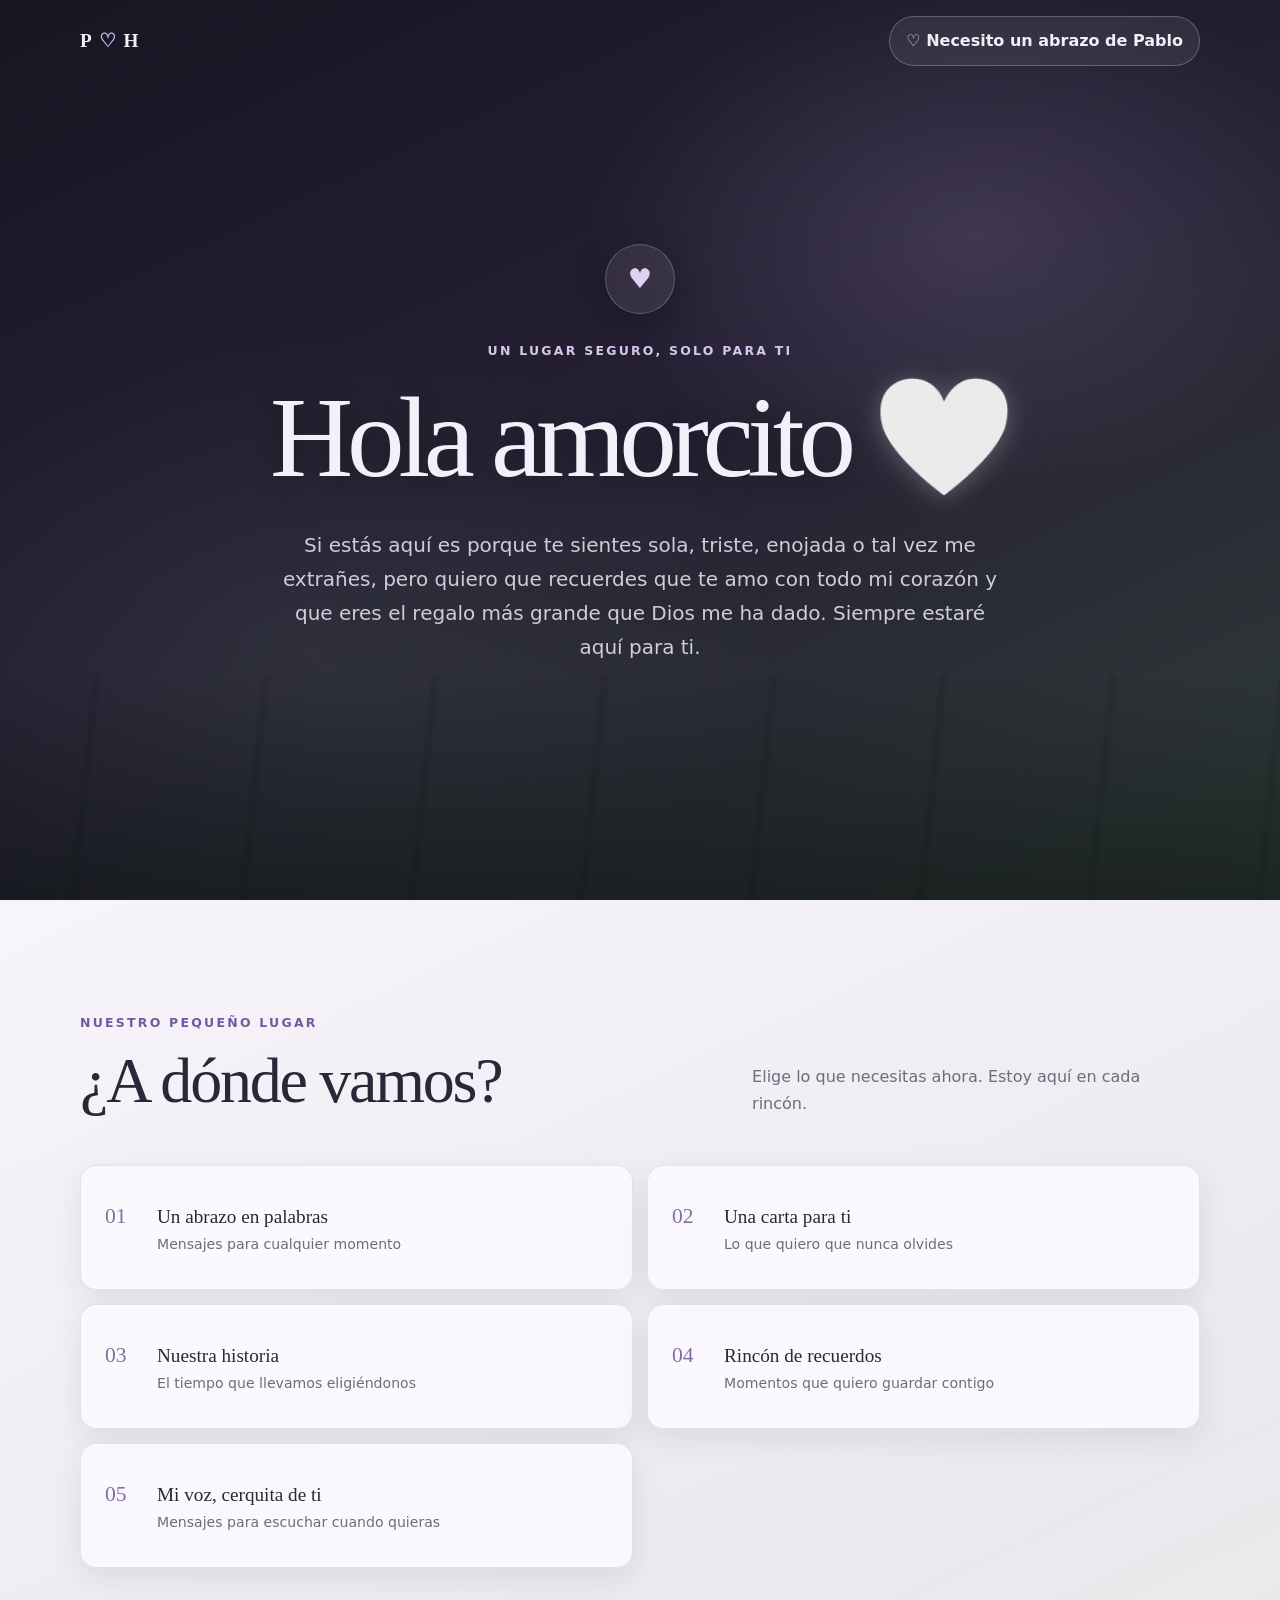
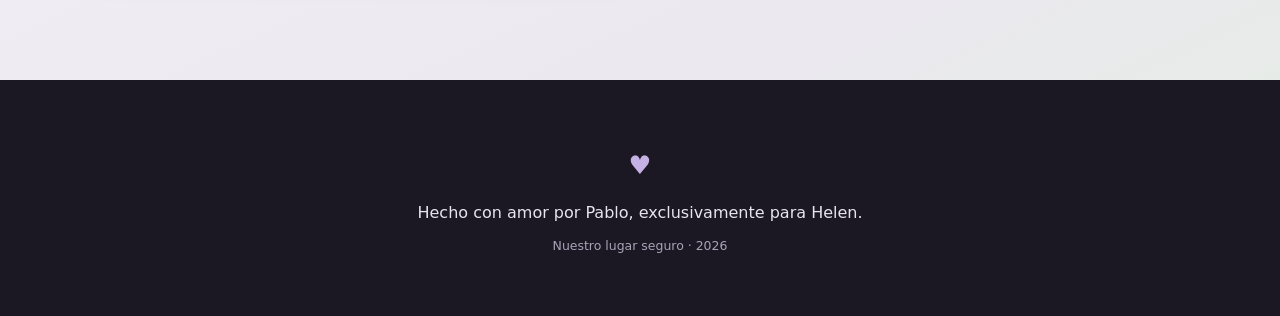
<file: index.html>
<!DOCTYPE html>
<html lang="es">
<head>
  <meta charset="UTF-8">
  <meta name="viewport" content="width=device-width, initial-scale=1.0">
  <meta name="description" content="Un rincón privado de Pablo para Helen, creado con amor.">
  <meta name="theme-color" content="#7d4054">
  <title>Para Helen, con amor ❤️</title>
  <link rel="stylesheet" href="styles.css">
</head>
<body>
  <header class="hero" id="inicio">
    <nav class="nav container" aria-label="Navegación principal">
      <a class="brand" href="index.html" aria-label="Ir al inicio">P <span>♡</span> H</a>
      <button class="nav-comfort" id="hug-button" type="button"><span aria-hidden="true">♡</span> Necesito un abrazo de Pablo</button>
    </nav>

    <div class="hero-content container">
      <button class="heart-seal secret-trigger" id="heart-seal" type="button" aria-label="Corazón de Pablo para Helen" title="Este corazón guarda secretos">♥</button>
      <p class="eyebrow">Un lugar seguro, solo para ti</p>
      <h1>Hola amorcito <span aria-hidden="true">❤️</span></h1>
      <p class="hero-text">
        Si estás aquí es porque te sientes sola, triste, enojada o tal vez me extrañes, pero quiero que recuerdes que te amo con todo mi corazón y que eres el regalo más grande que Dios me ha dado. Siempre estaré aquí para ti.
      </p>
    </div>
  </header>

  <main class="home-main">
    <section class="section home-hub" aria-labelledby="hub-title">
      <div class="container">
        <div class="section-heading">
          <div>
            <p class="eyebrow">Nuestro pequeño lugar</p>
            <h2 id="hub-title">¿A dónde vamos?</h2>
          </div>
          <p>Elige lo que necesitas ahora. Estoy aquí en cada rincón.</p>
        </div>
        <nav class="destination-grid" aria-label="Páginas para Helen">
          <a class="destination-link" href="mensajes.html"><span>01</span><strong>Un abrazo en palabras</strong><small>Mensajes para cualquier momento</small></a>
          <a class="destination-link" href="carta.html"><span>02</span><strong>Una carta para ti</strong><small>Lo que quiero que nunca olvides</small></a>
          <a class="destination-link" href="historia.html"><span>03</span><strong>Nuestra historia</strong><small>El tiempo que llevamos eligiéndonos</small></a>
          <a class="destination-link" href="recuerdos.html"><span>04</span><strong>Rincón de recuerdos</strong><small>Momentos que quiero guardar contigo</small></a>
          <a class="destination-link" href="audio.html"><span>05</span><strong>Mi voz, cerquita de ti</strong><small>Mensajes para escuchar cuando quieras</small></a>
        </nav>
      </div>
    </section>
  </main>

  <footer class="footer">
    <div class="container center">
      <button class="footer-heart" id="footer-heart" type="button" aria-label="Corazón secreto del pie de página">♥</button>
      <p>Hecho con amor por Pablo, exclusivamente para Helen.</p>
      <p class="footer-small">Nuestro lugar seguro · <span id="current-year"></span></p>
    </div>
  </footer>

  <div class="modal" id="comfort-modal" role="dialog" aria-modal="true" aria-labelledby="modal-title" hidden>
    <div class="modal-backdrop" data-close-modal></div>
    <div class="modal-content">
      <button class="modal-close" type="button" data-close-modal aria-label="Cerrar ventana">×</button>
      <div class="modal-heart" aria-hidden="true">♥</div>
      <h2 id="modal-title">Helen, ven aquí un momento</h2>
      <p id="modal-message">Cierra los ojos y respira conmigo. Imagina mis brazos alrededor de ti y mi voz diciéndote: estoy aquí, te amo y no tienes que pasar por esto sola. En cuanto pueda, volveré contigo.</p>
      <button class="btn btn-primary" type="button" data-close-modal>Me quedo con este abrazo</button>
    </div>
  </div>

  <div class="toast" id="secret-toast" role="status" aria-live="polite" aria-atomic="true">
    <span aria-hidden="true">♥</span>
    <p id="secret-message"></p>
  </div>

  <script src="script.js" defer></script>
</body>
</html>
</file>
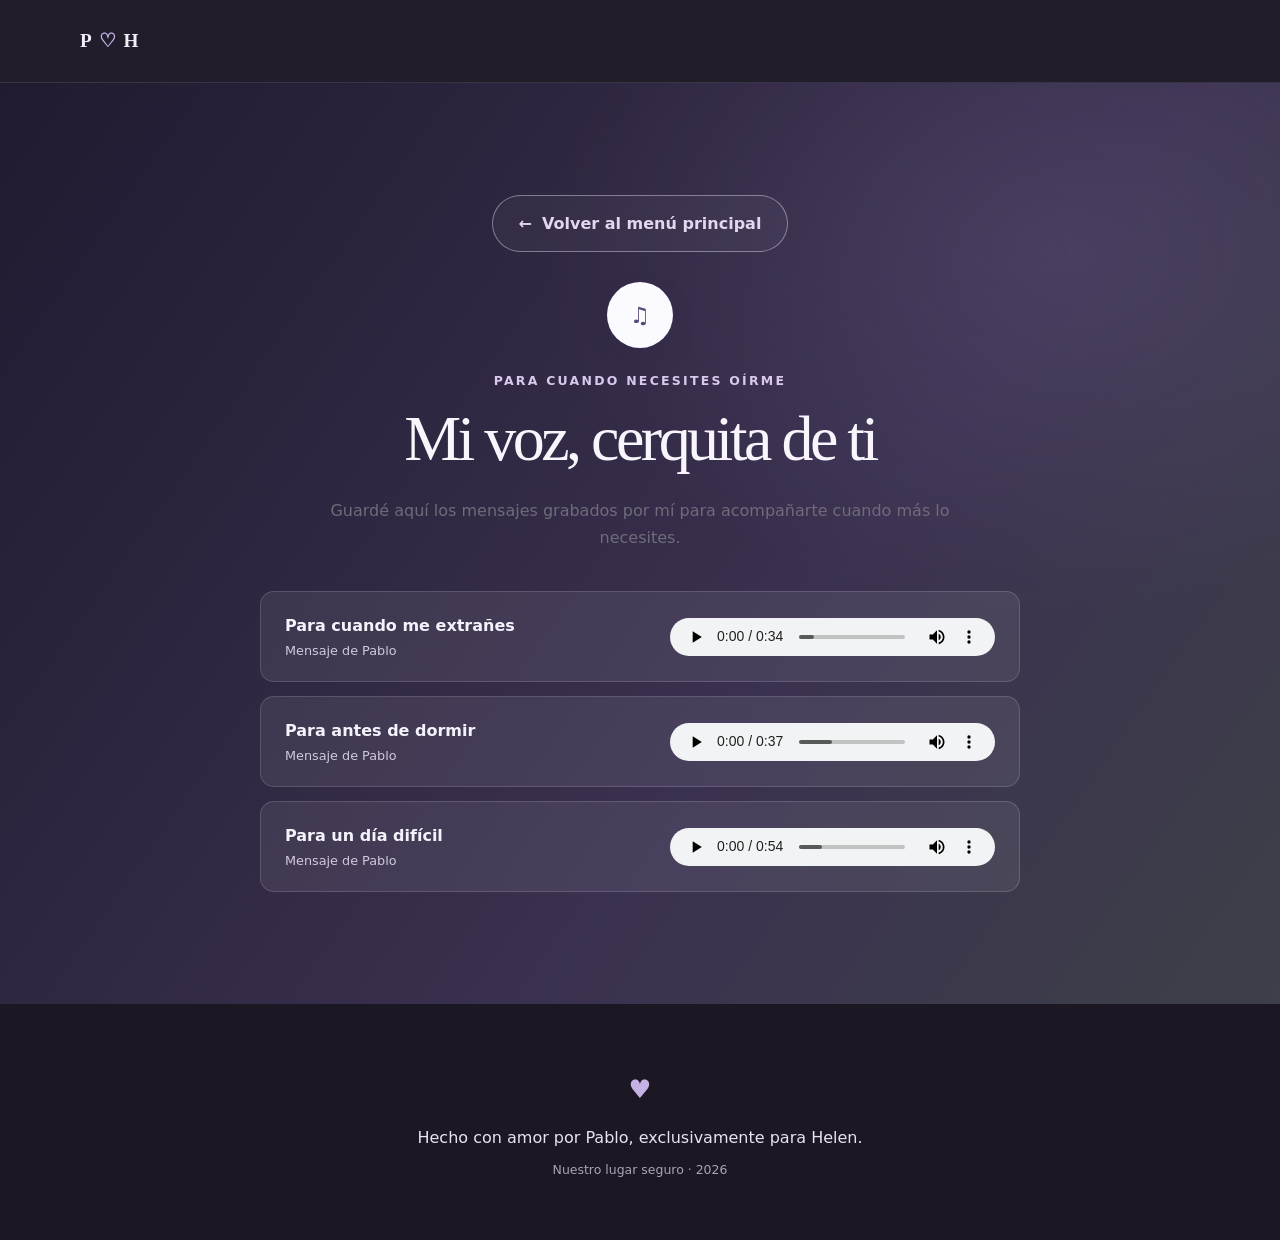
<file: audio.html>
<!DOCTYPE html>
<html lang="es">
<head>
  <meta charset="UTF-8">
  <meta name="viewport" content="width=device-width, initial-scale=1.0">
  <meta name="theme-color" content="#7d4054">
  <title>Mi voz, cerquita de ti | Para Helen</title>
  <link rel="stylesheet" href="styles.css">
</head>
<body>
  <header class="site-header"><nav class="nav container" aria-label="Navegación principal"><a class="brand" href="index.html" aria-label="Ir al inicio">P <span>♡</span> H</a></nav></header>
  <main>
    <section class="section audio-section" aria-labelledby="audio-title">
      <div class="container narrow center">
        <a class="btn btn-outline return-home" href="index.html"><span aria-hidden="true">←</span> Volver al menú principal</a>
        <button class="audio-icon" id="audio-icon" type="button" aria-label="Escuchar un mensaje secreto">♫</button>
        <p class="eyebrow">Para cuando necesites oírme</p>
        <h1 class="page-title" id="audio-title">Mi voz, cerquita de ti</h1>
        <p>Guardé aquí los mensajes grabados por mí para acompañarte cuando más lo necesites.</p>
        <div class="audio-list">
          <div class="audio-card"><div><strong>Para cuando me extrañes</strong><span>Mensaje de Pablo</span><small class="audio-fallback">Grabación pendiente</small></div><audio controls preload="metadata" hidden><source data-src="audio/para-cuando-me-extranes.wav" type="audio/wav">Tu navegador no puede reproducir este audio.</audio></div>
          <div class="audio-card"><div><strong>Para antes de dormir</strong><span>Mensaje de Pablo</span><small class="audio-fallback">Grabación pendiente</small></div><audio controls preload="metadata" hidden><source data-src="audio/antes-de-dormir.wav" type="audio/wav">Tu navegador no puede reproducir este audio.</audio></div>
          <div class="audio-card"><div><strong>Para un día difícil</strong><span>Mensaje de Pablo</span><small class="audio-fallback">Grabación pendiente</small></div><audio controls preload="metadata" hidden><source data-src="audio/dia-dificil.wav" type="audio/wav">Tu navegador no puede reproducir este audio.</audio></div>
        </div>
      </div>
    </section>
  </main>
  <footer class="footer"><div class="container center"><button class="footer-heart" id="footer-heart" type="button" aria-label="Corazón secreto del pie de página">♥</button><p>Hecho con amor por Pablo, exclusivamente para Helen.</p><p class="footer-small">Nuestro lugar seguro · <span id="current-year"></span></p></div></footer>
  <div class="modal" id="comfort-modal" role="dialog" aria-modal="true" aria-labelledby="modal-title" hidden><div class="modal-backdrop" data-close-modal></div><div class="modal-content"><button class="modal-close" type="button" data-close-modal aria-label="Cerrar ventana">×</button><div class="modal-heart" aria-hidden="true">♥</div><h2 id="modal-title">Helen, ven aquí un momento</h2><p id="modal-message">Cierra los ojos y respira conmigo. Imagina mis brazos alrededor de ti y mi voz diciéndote: estoy aquí, te amo y no tienes que pasar por esto sola. En cuanto pueda, volveré contigo.</p><button class="btn btn-primary" type="button" data-close-modal>Me quedo con este abrazo</button></div></div>
  <div class="toast" id="secret-toast" role="status" aria-live="polite" aria-atomic="true"><span aria-hidden="true">♥</span><p id="secret-message"></p></div>
  <script src="script.js" defer></script>
</body>
</html>
</file>
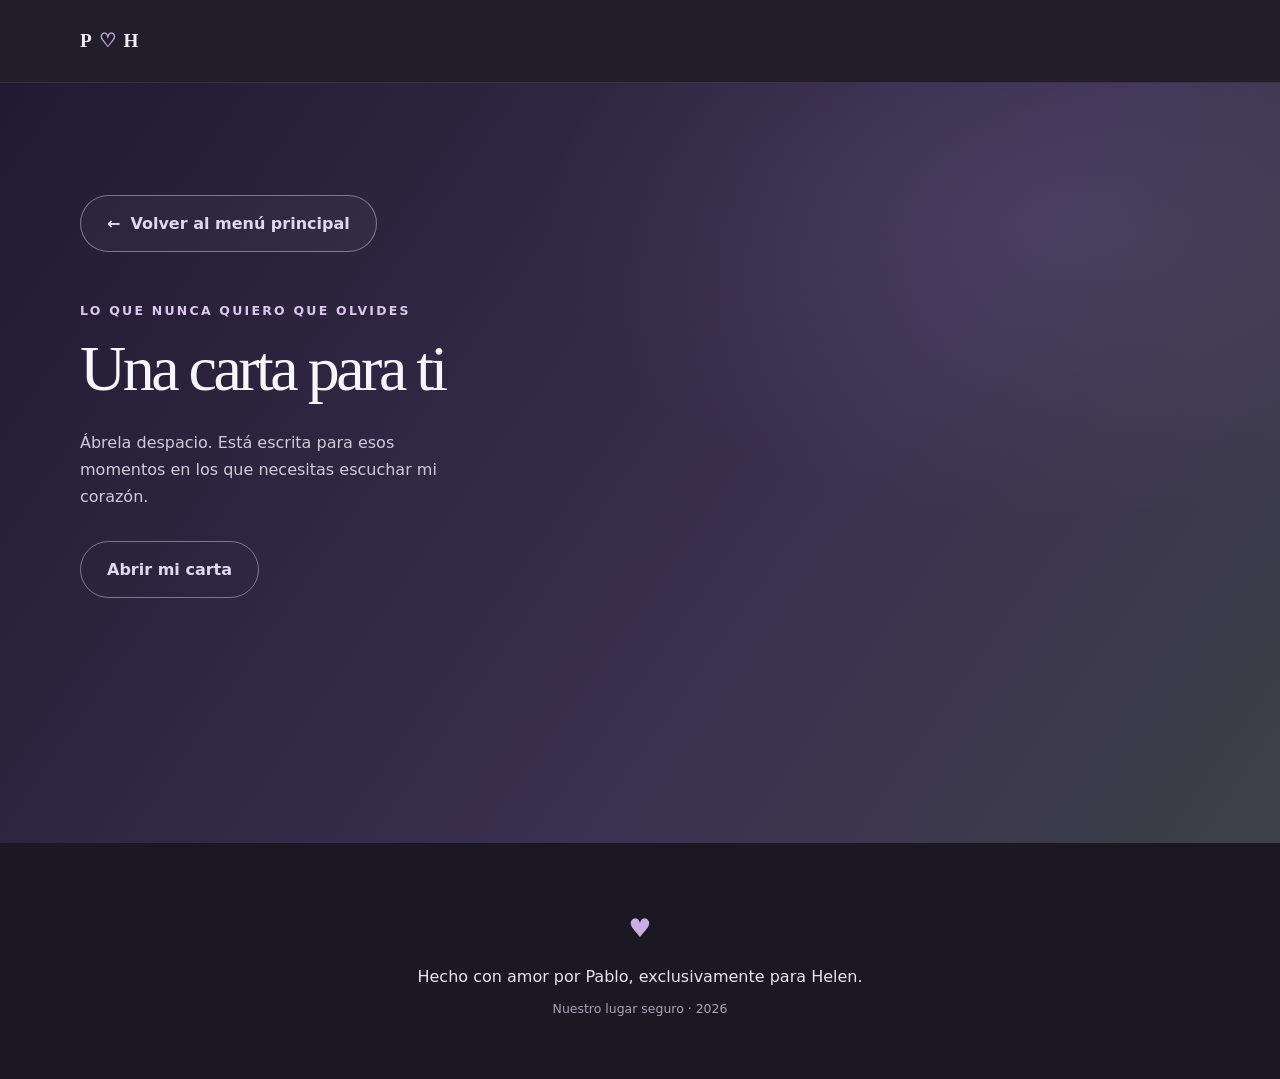
<file: carta.html>
<!DOCTYPE html>
<html lang="es">
<head>
  <meta charset="UTF-8">
  <meta name="viewport" content="width=device-width, initial-scale=1.0">
  <meta name="theme-color" content="#7d4054">
  <title>Una carta para Helen | Para Helen</title>
  <link rel="stylesheet" href="styles.css">
</head>
<body>
  <header class="site-header"><nav class="nav container" aria-label="Navegación principal"><a class="brand" href="index.html" aria-label="Ir al inicio">P <span>♡</span> H</a></nav></header>
  <main>
    <section class="section letter-section" aria-labelledby="letter-title">
      <div class="container">
        <a class="btn btn-outline return-home" href="index.html"><span aria-hidden="true">←</span> Volver al menú principal</a>
        <div class="letter-wrap">
          <div class="letter-intro">
            <p class="eyebrow">Lo que nunca quiero que olvides</p>
            <h1 class="page-title" id="letter-title">Una carta para ti</h1>
            <p>Ábrela despacio. Está escrita para esos momentos en los que necesitas escuchar mi corazón.</p>
            <button class="btn btn-outline" id="open-letter-button" type="button" aria-expanded="false" aria-controls="letter-heart-gate letter-content">Abrir mi carta</button>
          </div>
          <div class="letter-heart-gate" id="letter-heart-gate" aria-labelledby="heart-instruction" hidden>
            <p class="heart-instruction" id="heart-instruction">Presiona varias veces el corazón para abrir tu carta.</p>
            <button class="letter-open-heart" id="letter-open-heart" type="button" aria-label="Presiona el corazón cinco veces para abrir la carta" aria-describedby="heart-instruction heart-progress">♥</button>
            <p class="heart-progress" id="heart-progress" role="status" aria-live="polite">0 de 5 pulsaciones</p>
          </div>
          <article class="letter-paper" id="letter-content" hidden>
            <p class="letter-date">Para mi niña preciosa:</p>
            <p>Si estás leyendo esto es porque seguramente te sientes sola, quiero que sepas que esto que estoy escribiendo no es solo cuándo estés triste, sino también cuándo estés enojada, feliz o ansiosa.</p>
            <p>Sé que he cometido muchos errores, he llegado a pensar que no merezco estar en tu vida, sin embargo tú sigues acá. Eso me hace pensar en que debo ser mejor cada día, pero no logro entender porque siempre lo arruino.</p>
            <p>Aún así quiero que sepas que no hay mujer con la que quiera pasar el resto de mi vida más que contigo, estoy feliz hasta donde hemos llegado, y le pido a Dios en que me ayude a ser un buen hombre para tí.</p>
            <p>Eres lo que siempre quise y necesité, eres mi complemento y mi media naranja, quiero pasar el resto de mi vida contigo y que podamos cumplir todas nuestros sueños y metas juntos.</p>
            <p>Estoy orgulloso de la mujer que eres y de la mujer que tengo a mi lado, eres increíble, amable, fuerte, valiente, decidida y tienes una sonrisa que me encanta, amo la manera en que somos, cuándo entendemos nuestros propios chistes y la manera en la que nos apoyamos mutuamente.</p>
            <p>Gracias por elegirme, por compartir tu vida conmigo y por hacerme sonreír como al principio. Quiero seguir construyendo recuerdos contigo, esta pagina solo es un recordatorio de lo que siento por tí, pero siempre quiero estar contigo en todo momento.</p>
            <p class="letter-closing">Te amo más de lo que una página puede explicar.<br><strong>Con cariño, tu hermoso novio.</strong></p>
            <button class="tiny-heart" id="letter-heart" type="button" aria-label="Pequeño corazón secreto">♥</button>
          </article>
        </div>
      </div>
    </section>
  </main>
  <footer class="footer"><div class="container center"><button class="footer-heart" id="footer-heart" type="button" aria-label="Corazón secreto del pie de página">♥</button><p>Hecho con amor por Pablo, exclusivamente para Helen.</p><p class="footer-small">Nuestro lugar seguro · <span id="current-year"></span></p></div></footer>
  <div class="modal" id="comfort-modal" role="dialog" aria-modal="true" aria-labelledby="modal-title" hidden><div class="modal-backdrop" data-close-modal></div><div class="modal-content"><button class="modal-close" type="button" data-close-modal aria-label="Cerrar ventana">×</button><div class="modal-heart" aria-hidden="true">♥</div><h2 id="modal-title">Helen, ven aquí un momento</h2><p id="modal-message">Cierra los ojos y respira conmigo. Imagina mis brazos alrededor de ti y mi voz diciéndote: estoy aquí, te amo y no tienes que pasar por esto sola. En cuanto pueda, volveré contigo.</p><button class="btn btn-primary" type="button" data-close-modal>Me quedo con este abrazo</button></div></div>
  <div class="toast" id="secret-toast" role="status" aria-live="polite" aria-atomic="true"><span aria-hidden="true">♥</span><p id="secret-message"></p></div>
  <script src="script.js" defer></script>
</body>
</html>
</file>
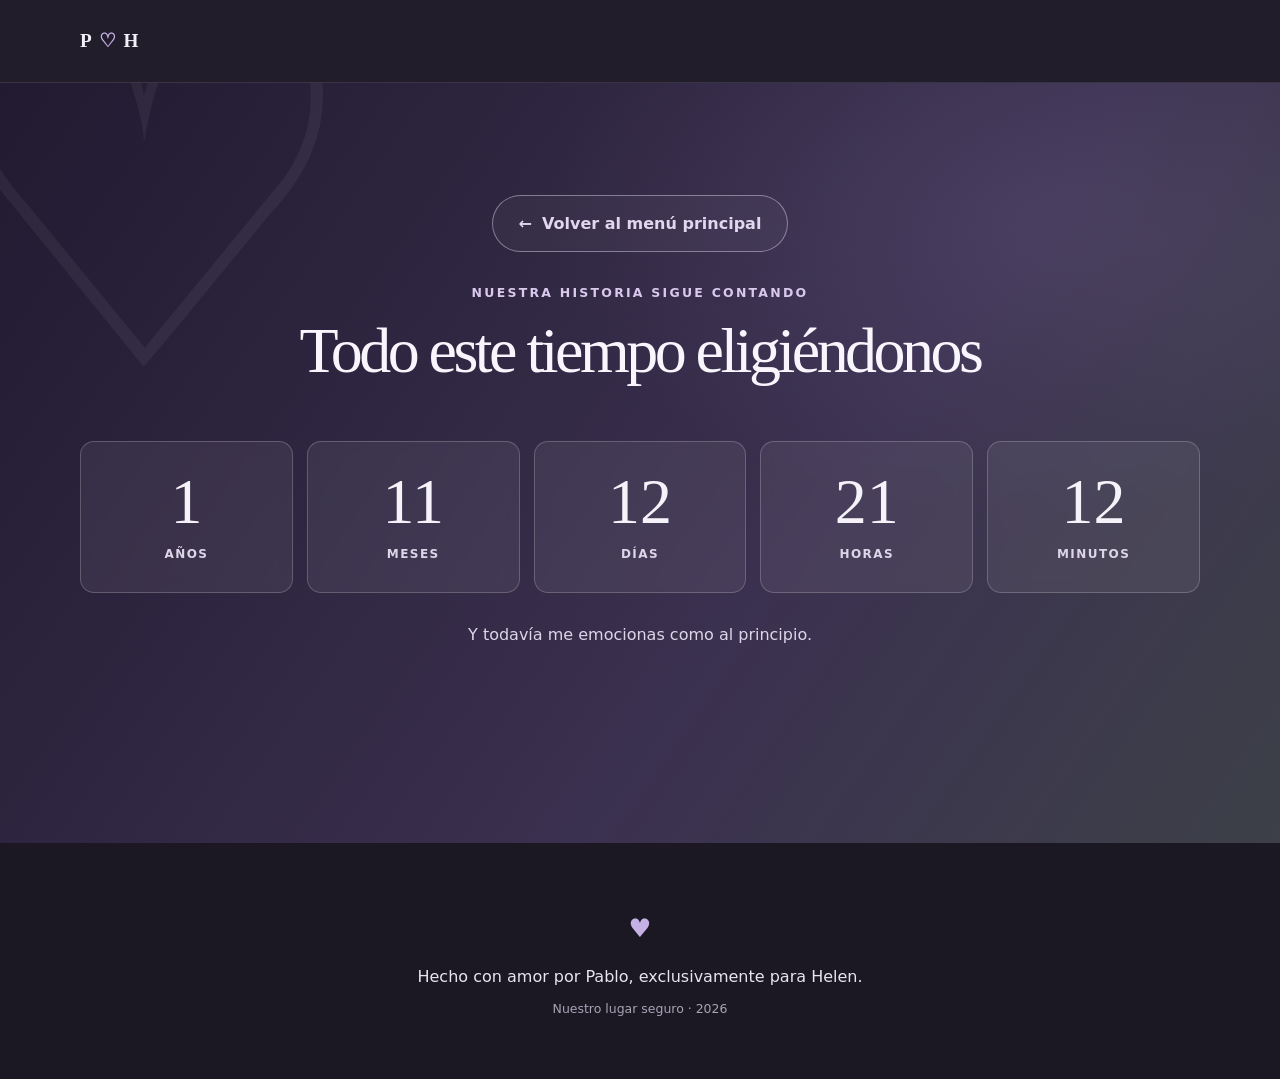
<file: historia.html>
<!DOCTYPE html>
<html lang="es">
<head>
  <meta charset="UTF-8">
  <meta name="viewport" content="width=device-width, initial-scale=1.0">
  <meta name="theme-color" content="#7d4054">
  <title>Nuestra historia | Para Helen</title>
  <link rel="stylesheet" href="styles.css">
</head>
<body>
  <header class="site-header"><nav class="nav container" aria-label="Navegación principal"><a class="brand" href="index.html" aria-label="Ir al inicio">P <span>♡</span> H</a></nav></header>
  <main>
    <section class="section time-section" aria-labelledby="time-title">
      <div class="container center">
        <a class="btn btn-outline return-home" href="index.html"><span aria-hidden="true">←</span> Volver al menú principal</a>
        <p class="eyebrow light">Nuestra historia sigue contando</p>
        <h1 class="page-title" id="time-title">Todo este tiempo eligiéndonos</h1>
        <div class="counter" id="relationship-counter" aria-live="polite">
          <div class="counter-item"><strong id="years">0</strong><span>Años</span></div>
          <div class="counter-item"><strong id="months">0</strong><span>Meses</span></div>
          <div class="counter-item"><strong id="days">0</strong><span>Días</span></div>
          <div class="counter-item"><strong id="hours">0</strong><span>Horas</span></div>
          <div class="counter-item"><strong id="minutes">0</strong><span>Minutos</span></div>
        </div>
        <p class="time-note">Y todavía me emocionas como al principio.</p>
      </div>
    </section>
  </main>
  <footer class="footer"><div class="container center"><button class="footer-heart" id="footer-heart" type="button" aria-label="Corazón secreto del pie de página">♥</button><p>Hecho con amor por Pablo, exclusivamente para Helen.</p><p class="footer-small">Nuestro lugar seguro · <span id="current-year"></span></p></div></footer>
  <div class="modal" id="comfort-modal" role="dialog" aria-modal="true" aria-labelledby="modal-title" hidden><div class="modal-backdrop" data-close-modal></div><div class="modal-content"><button class="modal-close" type="button" data-close-modal aria-label="Cerrar ventana">×</button><div class="modal-heart" aria-hidden="true">♥</div><h2 id="modal-title">Helen, ven aquí un momento</h2><p id="modal-message">Cierra los ojos y respira conmigo. Imagina mis brazos alrededor de ti y mi voz diciéndote: estoy aquí, te amo y no tienes que pasar por esto sola. En cuanto pueda, volveré contigo.</p><button class="btn btn-primary" type="button" data-close-modal>Me quedo con este abrazo</button></div></div>
  <div class="toast" id="secret-toast" role="status" aria-live="polite" aria-atomic="true"><span aria-hidden="true">♥</span><p id="secret-message"></p></div>
  <script src="script.js" defer></script>
</body>
</html>
</file>
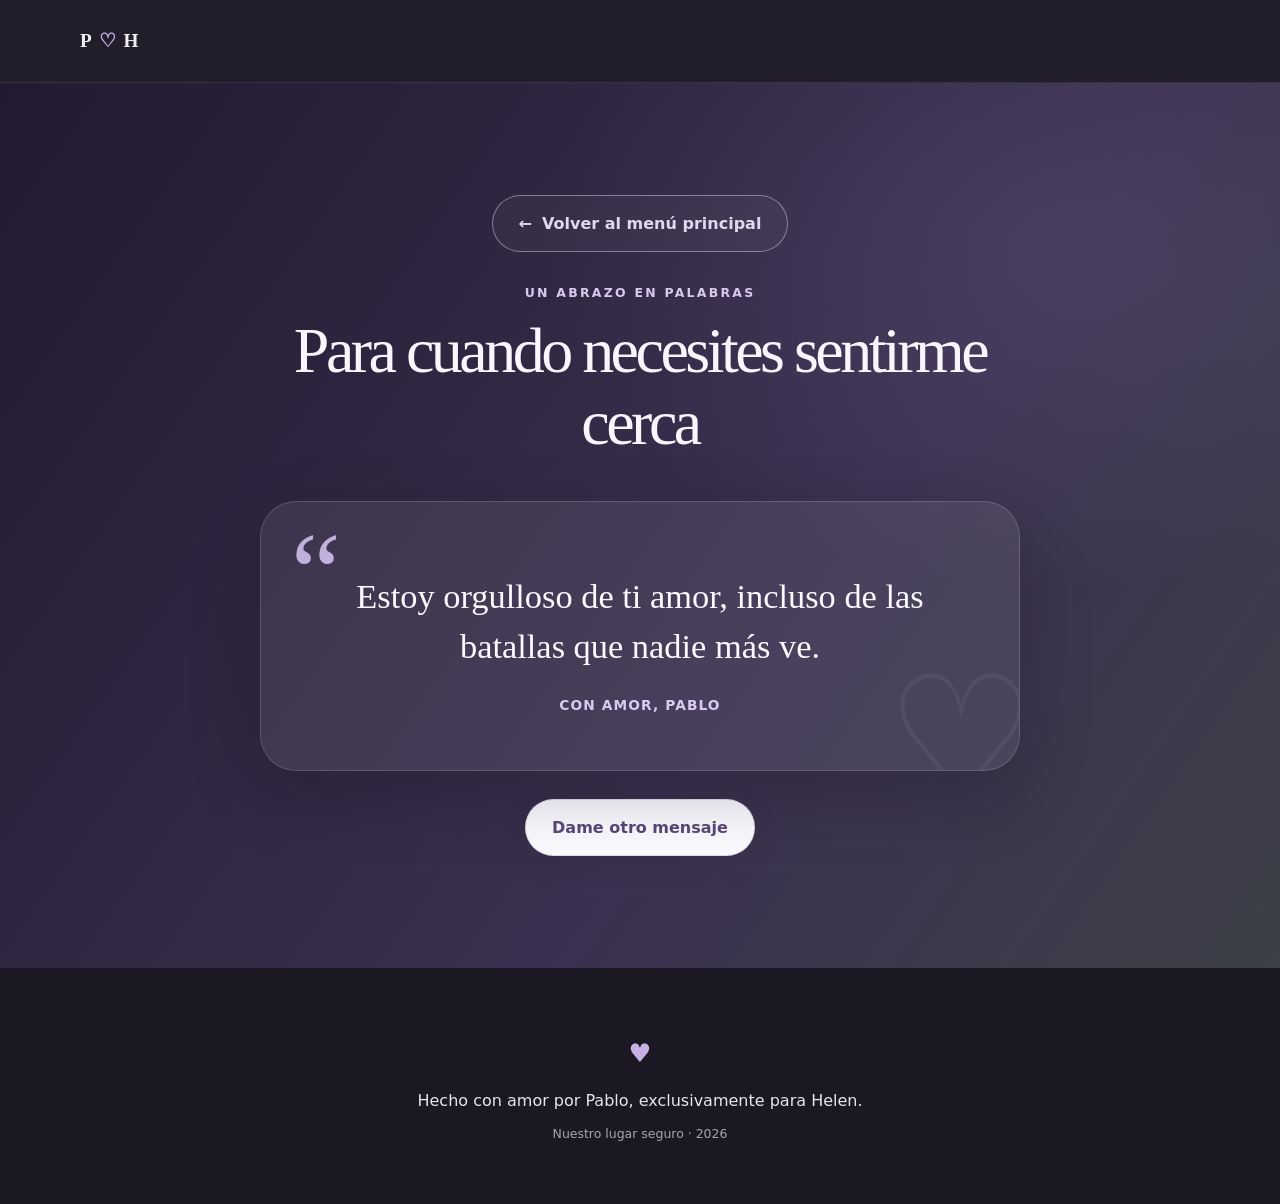
<file: mensajes.html>
<!DOCTYPE html>
<html lang="es">
<head>
  <meta charset="UTF-8">
  <meta name="viewport" content="width=device-width, initial-scale=1.0">
  <meta name="theme-color" content="#7d4054">
  <title>Un abrazo en palabras | Para Helen</title>
  <link rel="stylesheet" href="styles.css">
</head>
<body>
  <header class="site-header">
    <nav class="nav container" aria-label="Navegación principal">
      <a class="brand" href="index.html" aria-label="Ir al inicio">P <span>♡</span> H</a>
    </nav>
  </header>
  <main>
    <section class="section messages-section" aria-labelledby="messages-title">
      <div class="container narrow center">
        <a class="btn btn-outline return-home" href="index.html"><span aria-hidden="true">←</span> Volver al menú principal</a>
        <p class="eyebrow">Un abrazo en palabras</p>
        <h1 class="page-title" id="messages-title">Para cuando necesites sentirme cerca</h1>
        <div class="message-card" id="message-card" aria-live="polite">
          <span class="quote-mark" aria-hidden="true">“</span>
          <p id="random-message">Estoy orgulloso de ti amor, incluso de las batallas que nadie más ve.</p>
          <span class="message-signature">Con amor, Pablo</span>
        </div>
        <button class="btn btn-secondary" id="new-message-button" type="button">Dame otro mensaje</button>
      </div>
    </section>
  </main>
  <footer class="footer"><div class="container center"><button class="footer-heart" id="footer-heart" type="button" aria-label="Corazón secreto del pie de página">♥</button><p>Hecho con amor por Pablo, exclusivamente para Helen.</p><p class="footer-small">Nuestro lugar seguro · <span id="current-year"></span></p></div></footer>
  <div class="modal" id="comfort-modal" role="dialog" aria-modal="true" aria-labelledby="modal-title" hidden><div class="modal-backdrop" data-close-modal></div><div class="modal-content"><button class="modal-close" type="button" data-close-modal aria-label="Cerrar ventana">×</button><div class="modal-heart" aria-hidden="true">♥</div><h2 id="modal-title">Helen, ven aquí un momento</h2><p id="modal-message">Cierra los ojos y respira conmigo. Imagina mis brazos alrededor de ti y mi voz diciéndote: estoy aquí, te amo y no tienes que pasar por esto sola. En cuanto pueda, volveré contigo.</p><button class="btn btn-primary" type="button" data-close-modal>Me quedo con este abrazo</button></div></div>
  <div class="toast" id="secret-toast" role="status" aria-live="polite" aria-atomic="true"><span aria-hidden="true">♥</span><p id="secret-message"></p></div>
  <script src="script.js" defer></script>
</body>
</html>
</file>
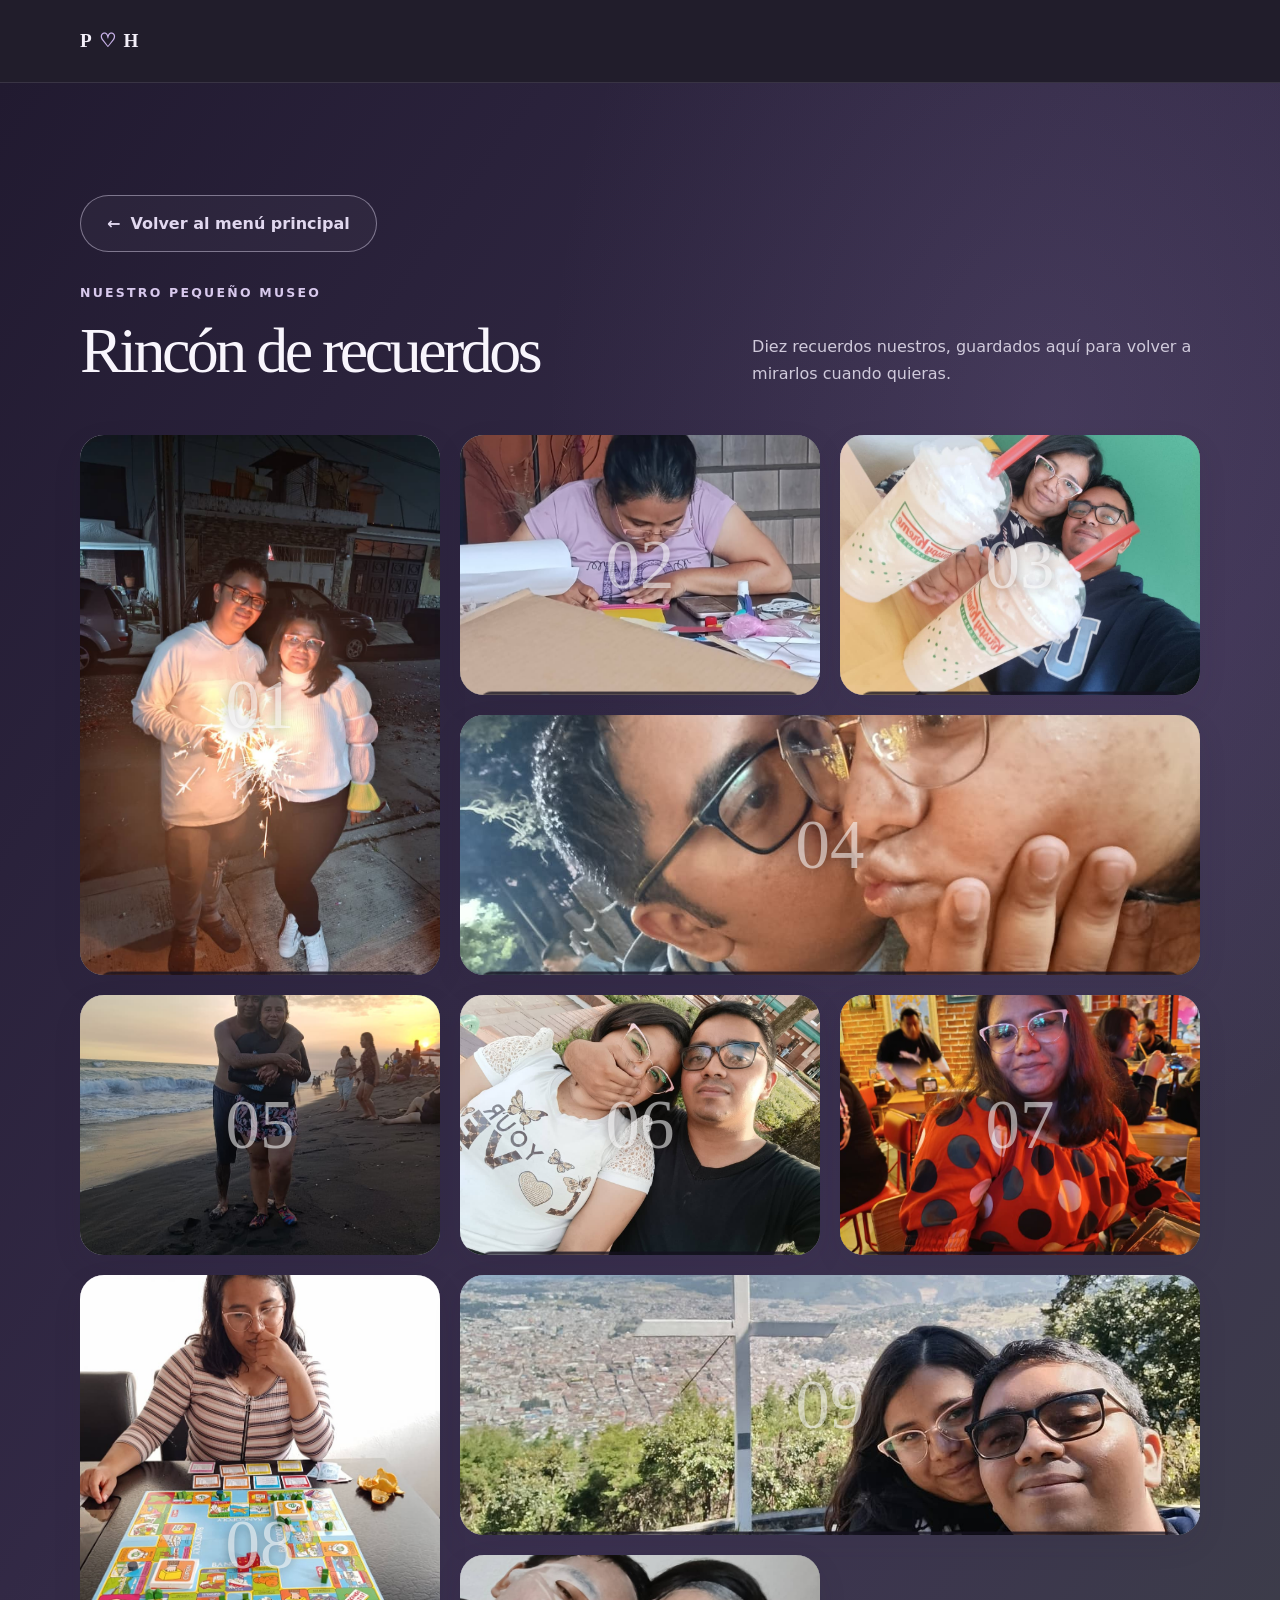
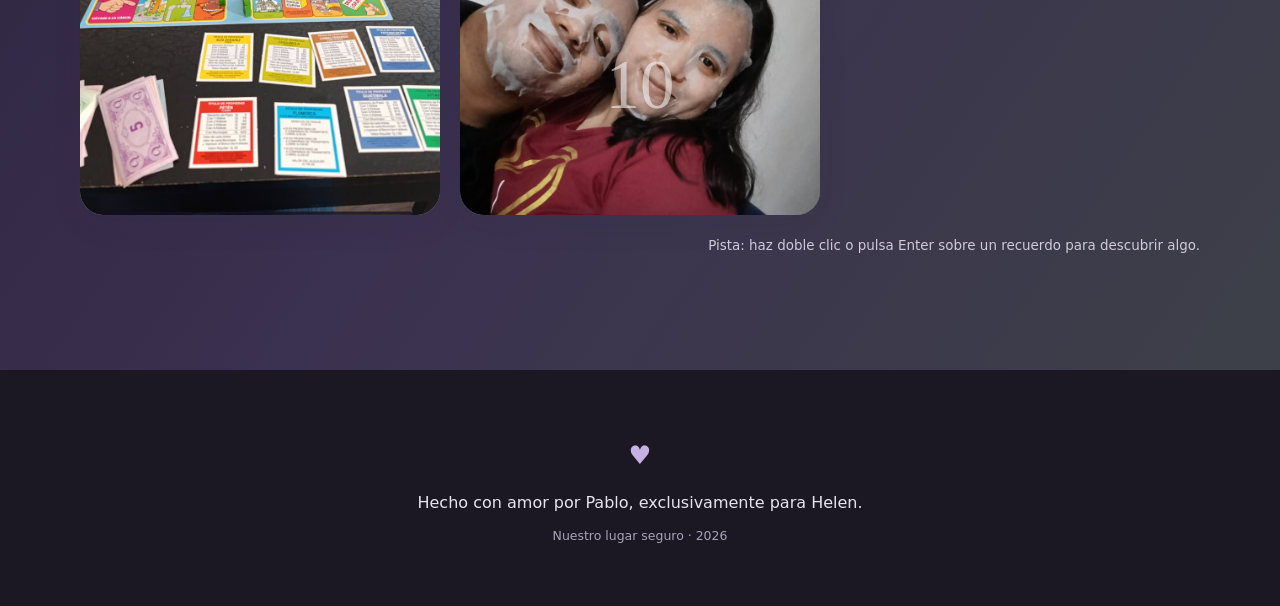
<file: recuerdos.html>
<!DOCTYPE html>
<html lang="es">
<head>
  <meta charset="UTF-8">
  <meta name="viewport" content="width=device-width, initial-scale=1.0">
  <meta name="theme-color" content="#7d4054">
  <title>Rincón de recuerdos | Para Helen</title>
  <link rel="stylesheet" href="styles.css">
</head>
<body>
  <header class="site-header"><nav class="nav container" aria-label="Navegación principal"><a class="brand" href="index.html" aria-label="Ir al inicio">P <span>♡</span> H</a></nav></header>
  <main>
    <section class="section memories-section" aria-labelledby="memories-title">
      <div class="container">
        <a class="btn btn-outline return-home" href="index.html"><span aria-hidden="true">←</span> Volver al menú principal</a>
        <div class="section-heading">
          <div><p class="eyebrow">Nuestro pequeño museo</p><h1 class="page-title" id="memories-title">Rincón de recuerdos</h1></div>
          <p>Diez recuerdos nuestros, guardados aquí para volver a mirarlos cuando quieras.</p>
        </div>
        <div class="gallery">
          <figure class="memory-card memory-tall" tabindex="0"><div class="photo-placeholder"><img data-src="imagenes/foto1.jpeg" alt="Foto 1 de Pablo y Helen" loading="lazy"><span>01</span><p>Nuestra foto favorita</p></div><figcaption>Ese día en que todo se sintió perfecto.</figcaption></figure>
          <figure class="memory-card" tabindex="0"><div class="photo-placeholder"><img data-src="imagenes/foto2.jpeg" alt="Foto 2 de Pablo y Helen" loading="lazy"><span>02</span><p>Una aventura juntos</p></div><figcaption>Donde sea, si es contigo.</figcaption></figure>
          <figure class="memory-card" tabindex="0"><div class="photo-placeholder"><img data-src="imagenes/foto3.jpeg" alt="Foto 3 de Pablo y Helen" loading="lazy"><span>03</span><p>Una sonrisa tuya</p></div><figcaption>Mi vista favorita.</figcaption></figure>
          <figure class="memory-card memory-wide" tabindex="0"><div class="photo-placeholder"><img data-src="imagenes/foto10.jpeg" alt="Foto 10 de Pablo y Helen" loading="lazy"><span>04</span><p>Un momento inolvidable</p></div><figcaption>Uno de muchos capítulos que nos faltan.</figcaption></figure>
          <figure class="memory-card" tabindex="0"><div class="photo-placeholder"><img data-src="imagenes/foto9.jpeg" alt="Foto 9 de Pablo y Helen" loading="lazy"><span>05</span><p>Nuestra foto espontánea</p></div><figcaption>Porque lo imperfecto también es precioso.</figcaption></figure>
          <figure class="memory-card" tabindex="0"><div class="photo-placeholder"><img data-src="imagenes/foto6.jpeg" alt="Foto 6 de Pablo y Helen" loading="lazy"><span>06</span><p>Otro recuerdo bonito</p></div><figcaption>Una parte más de nuestra historia.</figcaption></figure>
          <figure class="memory-card" tabindex="0"><div class="photo-placeholder"><img data-src="imagenes/foto7.jpeg" alt="Foto 7 de Pablo y Helen" loading="lazy"><span>07</span><p>Un día especial</p></div><figcaption>Siempre hay algo que volver a recordar.</figcaption></figure>
          <figure class="memory-card memory-tall" tabindex="0"><div class="photo-placeholder"><img data-src="imagenes/foto4.jpeg" alt="Foto 4 de Pablo y Helen" loading="lazy"><span>08</span><p>Juntos, como siempre</p></div><figcaption>Un recuerdo que quiero tener cerca.</figcaption></figure>
          <figure class="memory-card memory-wide" tabindex="0"><div class="photo-placeholder"><img data-src="imagenes/foto5.jpeg" alt="Foto 5 de Pablo y Helen" loading="lazy"><span>09</span><p>Una tarde contigo</p></div><figcaption>Los momentos sencillos también son mis favoritos.</figcaption></figure>
          <figure class="memory-card" tabindex="0"><div class="photo-placeholder"><img data-src="imagenes/foto8.jpeg" alt="Foto 8 de Pablo y Helen" loading="lazy"><span>10</span><p>Nuestro siguiente recuerdo</p></div><figcaption>Todavía nos quedan muchas historias por vivir.</figcaption></figure>
        </div>
        <p class="gallery-tip">Pista: haz doble clic o pulsa Enter sobre un recuerdo para descubrir algo.</p>
      </div>
    </section>
  </main>
  <footer class="footer"><div class="container center"><button class="footer-heart" id="footer-heart" type="button" aria-label="Corazón secreto del pie de página">♥</button><p>Hecho con amor por Pablo, exclusivamente para Helen.</p><p class="footer-small">Nuestro lugar seguro · <span id="current-year"></span></p></div></footer>
  <div class="modal" id="comfort-modal" role="dialog" aria-modal="true" aria-labelledby="modal-title" hidden><div class="modal-backdrop" data-close-modal></div><div class="modal-content"><button class="modal-close" type="button" data-close-modal aria-label="Cerrar ventana">×</button><div class="modal-heart" aria-hidden="true">♥</div><h2 id="modal-title">Helen, ven aquí un momento</h2><p id="modal-message">Cierra los ojos y respira conmigo. Imagina mis brazos alrededor de ti y mi voz diciéndote: estoy aquí, te amo y no tienes que pasar por esto sola. En cuanto pueda, volveré contigo.</p><button class="btn btn-primary" type="button" data-close-modal>Me quedo con este abrazo</button></div></div>
  <div class="toast" id="secret-toast" role="status" aria-live="polite" aria-atomic="true"><span aria-hidden="true">♥</span><p id="secret-message"></p></div>
  <script src="script.js" defer></script>
</body>
</html>
</file>
<file: styles.css>
/* =========================================================
   PARA HELEN - Estilos principales
   Diseño responsive, elegante y sin dependencias externas.
   ========================================================= */

:root {
  --wine: #735a9e;
  --wine-dark: #211b31;
  --rose: #aa91d1;
  --rose-soft: #d4c5e8;
  --blush: #ebe6f2;
  --cream: #f5f3f8;
  --paper: #fbfaff;
  --ink: #2c2738;
  --muted: #706b7b;
  --white: #ffffff;
  --forest: #35463f;
  --moon: #e2e5ef;
  --shadow-sm: 0 10px 30px rgba(39, 30, 59, 0.09);
  --shadow-lg: 0 24px 70px rgba(39, 30, 59, 0.16);
  --radius-sm: 14px;
  --radius-md: 24px;
  --radius-lg: 36px;
  --transition: 260ms ease;
}

* { box-sizing: border-box; }
html { scroll-behavior: smooth; }
body {
  margin: 0;
  color: var(--ink);
  background: linear-gradient(145deg, #f8f6fa, var(--cream) 58%, #eeedf3);
  font-family: "Segoe UI", Inter, system-ui, -apple-system, BlinkMacSystemFont, sans-serif;
  line-height: 1.7;
  overflow-x: hidden;
}
body.modal-open { overflow: hidden; }
button, a, audio { font: inherit; }
button, a { -webkit-tap-highlight-color: transparent; }
button { cursor: pointer; }
a { color: inherit; text-decoration: none; }
img { display: block; max-width: 100%; }
[hidden] { display: none !important; }

.container { width: min(1120px, calc(100% - 40px)); margin-inline: auto; }
.narrow { max-width: 760px; }
.center { text-align: center; }
.section { padding: 112px 0; position: relative; }

.eyebrow {
  margin: 0 0 12px;
  color: var(--wine);
  font-size: .78rem;
  font-weight: 800;
  letter-spacing: .18em;
  text-transform: uppercase;
}
.eyebrow.light { color: #d6c8ed; }
h1, h2 {
  margin: 0;
  font-family: Georgia, "Times New Roman", serif;
  font-weight: 500;
  line-height: 1.12;
}
h1 { font-size: clamp(3.3rem, 9vw, 7.2rem); letter-spacing: -.055em; }
h2 { font-size: clamp(2.3rem, 5vw, 4.4rem); letter-spacing: -.035em; }
p { margin-top: 0; }

.btn {
  display: inline-flex;
  align-items: center;
  justify-content: center;
  gap: 10px;
  min-height: 54px;
  padding: 14px 26px;
  border: 1px solid transparent;
  border-radius: 999px;
  font-weight: 750;
  transition: transform var(--transition), box-shadow var(--transition), background var(--transition);
}
.btn:hover { transform: translateY(-3px); }
.btn:active { transform: translateY(0) scale(.98); }
.btn:focus-visible, button:focus-visible, a:focus-visible, figure:focus-visible {
  outline: 3px solid rgba(170, 145, 209, .62);
  outline-offset: 4px;
}
.btn-primary { color: var(--white); background: #655087; box-shadow: 0 14px 32px rgba(24, 18, 37, .3); }
.btn-primary:hover { background: #4b3a69; box-shadow: 0 18px 40px rgba(24, 18, 37, .4); }
.btn-secondary { color: #594879; background: var(--paper); border-color: rgba(87, 68, 123, .16); box-shadow: var(--shadow-sm); }
.btn-outline { color: #594879; background: transparent; border-color: rgba(87, 68, 123, .38); }
.btn-light { color: #302741; background: #f4f1fa; box-shadow: 0 14px 40px rgba(15, 13, 21, .28); }
.return-home { margin-bottom: 30px; }

/* Fondo decorativo */
.ambient-hearts { position: fixed; inset: 0; pointer-events: none; z-index: 0; overflow: hidden; opacity: .11; }
.ambient-hearts span { position: absolute; color: var(--rose); font-size: 22px; animation: float-heart 12s ease-in-out infinite; }
.ambient-hearts span:nth-child(1) { left: 7%; top: 18%; }
.ambient-hearts span:nth-child(2) { right: 8%; top: 34%; animation-delay: -3s; font-size: 31px; }
.ambient-hearts span:nth-child(3) { left: 16%; bottom: 12%; animation-delay: -6s; }
.ambient-hearts span:nth-child(4) { right: 18%; bottom: 22%; animation-delay: -9s; font-size: 16px; }
.ambient-hearts span:nth-child(5) { left: 52%; top: 12%; animation-delay: -4s; font-size: 14px; }
@keyframes float-heart { 0%, 100% { transform: translateY(0) rotate(-8deg); } 50% { transform: translateY(-18px) rotate(8deg); } }

/* Bienvenida */
.hero {
  min-height: 100svh;
  position: relative;
  display: flex;
  flex-direction: column;
  isolation: isolate;
  overflow: hidden;
  background:
    radial-gradient(ellipse at 76% 26%, rgba(178, 161, 212, .19), transparent 28%),
    radial-gradient(ellipse at 24% 72%, rgba(91, 116, 102, .16), transparent 34%),
    linear-gradient(155deg, #171622 0%, #252033 48%, #303c38 100%);
}
.hero::before {
  content: "";
  position: absolute;
  inset: auto 0 0;
  height: 25%;
  background: linear-gradient(180deg, transparent, rgba(9, 14, 13, .5)), repeating-linear-gradient(96deg, transparent 0 7%, rgba(11, 17, 16, .12) 7.2% 7.6%, transparent 7.8% 13%);
  z-index: -1;
}
.site-header { color: #f3eff9; background: #211d2b; border-bottom: 1px solid rgba(228, 221, 240, .12); }
.nav { min-height: 82px; display: flex; align-items: center; justify-content: space-between; gap: 22px; position: relative; z-index: 10; }
.brand { color: inherit; font-family: Georgia, serif; font-size: 1.2rem; font-weight: 700; letter-spacing: .08em; }
.brand span { color: #c8b1e8; }
.hero .brand { color: #f3eff9; }
.nav-comfort { min-height: 44px; padding: 10px 16px; border: 1px solid rgba(218, 205, 239, .3); border-radius: 999px; color: #f3eff9; background: rgba(255,255,255,.07); font-weight: 700; white-space: nowrap; }
.nav-comfort:hover { background: rgba(218, 205, 239, .15); }
.page-title { max-width: 900px; margin-inline: auto; font-size: clamp(2.3rem, 5vw, 4.4rem); }
.site-header + main .section { min-height: min(760px, calc(100svh - 82px)); }
.home-hub { background: linear-gradient(155deg, #f7f5fa, #ebe8f0 78%, #e7ebe8); }
.destination-grid { display: grid; grid-template-columns: repeat(2, minmax(0, 1fr)); gap: 14px; }
.destination-link { min-height: 125px; padding: 22px 24px; display: grid; grid-template-columns: 38px 1fr; align-content: center; align-items: baseline; column-gap: 14px; border: 1px solid rgba(76, 62, 102, .13); border-radius: 16px; color: var(--ink); background: rgba(252,251,255,.84); box-shadow: var(--shadow-sm); transition: transform var(--transition), border-color var(--transition), box-shadow var(--transition); }
.destination-link:hover { transform: translateY(-3px); border-color: rgba(92, 72, 129, .34); box-shadow: var(--shadow-lg); }
.destination-link span { grid-row: span 2; color: #8070a2; font-family: Georgia, serif; font-size: 1.35rem; }
.destination-link strong { font-family: Georgia, serif; font-size: 1.2rem; font-weight: 500; }
.destination-link small { color: var(--muted); font-size: .88rem; }
.audio-icon { border: 0; cursor: pointer; transition: transform var(--transition); }
.audio-icon:hover { transform: translateY(-2px); }
.nav-links { display: flex; gap: 30px; color: var(--muted); font-size: .92rem; font-weight: 650; }
.nav-links a { position: relative; }
.nav-links a::after { content: ""; position: absolute; left: 0; right: 100%; bottom: -7px; height: 1px; background: var(--wine); transition: right var(--transition); }
.nav-links a:hover::after { right: 0; }
.nav-toggle { display: none; padding: 8px; border: 0; background: transparent; }
.nav-toggle span { display: block; width: 24px; height: 2px; margin: 5px; background: var(--ink); transition: var(--transition); }
.hero-content { flex: 1; display: flex; flex-direction: column; align-items: center; justify-content: center; text-align: center; padding: 80px 20px 120px; }
.hero .eyebrow { color: #d6c8ed; }
.hero h1 { color: #f4f0fa; text-shadow: 0 4px 24px rgba(7, 7, 12, .28); }
.hero h1 span { filter: grayscale(1) brightness(0) invert(.92); }
.hero-text { max-width: 720px; margin: 26px auto 34px; color: #d1ccda; font-size: clamp(1.05rem, 2vw, 1.25rem); }
.heart-seal {
  width: 70px;
  height: 70px;
  margin-bottom: 26px;
  border: 1px solid rgba(223, 214, 240, .25);
  border-radius: 50%;
  color: #ded1f2;
  background: rgba(246, 242, 255, .08);
  box-shadow: 0 10px 34px rgba(7, 8, 12, .28);
  font-size: 1.7rem;
  animation: heartbeat 4s infinite;
}
@keyframes heartbeat { 0%, 92%, 100% { transform: scale(1); } 94% { transform: scale(1.08); } 97% { transform: scale(.98); } }
.microcopy { margin: 16px 0 0; color: #c3bdce; font-size: .86rem; }
.scroll-hint { position: absolute; left: 50%; bottom: 28px; display: flex; flex-direction: column; align-items: center; gap: 8px; color: #d3cde0; font-size: .74rem; transform: translateX(-50%); }
.scroll-line { width: 1px; height: 40px; background: linear-gradient(#c9b8e6, transparent); }

/* Mensajes */
.messages-section { background: linear-gradient(145deg, #f7f5fa, #eeebf3); }
.message-card {
  position: relative;
  min-height: 270px;
  margin: 42px 0 28px;
  padding: 60px 60px 42px;
  display: flex;
  flex-direction: column;
  align-items: center;
  justify-content: center;
  border: 1px solid rgba(88, 71, 119, .13);
  border-radius: var(--radius-lg);
  background: rgba(255,255,255,.82);
  box-shadow: var(--shadow-lg);
  overflow: hidden;
}
.message-card::after { content: "♡"; position: absolute; right: -18px; bottom: -55px; color: #f0edf6; font-family: Georgia, serif; font-size: 170px; line-height: 1; z-index: 0; }
.message-card.animate { animation: message-in .45s ease; }
@keyframes message-in { from { opacity: .25; transform: translateY(10px) scale(.99); } to { opacity: 1; transform: none; } }
.quote-mark { position: absolute; left: 30px; top: 14px; color: #b9a8d7; font-family: Georgia, serif; font-size: 7rem; line-height: 1; }
#random-message { position: relative; z-index: 1; margin: 0 0 22px; font-family: Georgia, serif; font-size: clamp(1.45rem, 3vw, 2.15rem); line-height: 1.45; }
.message-signature { position: relative; z-index: 1; color: var(--wine); font-size: .86rem; font-weight: 750; letter-spacing: .08em; text-transform: uppercase; }
.message-count { margin: 18px 0 0; color: var(--muted); font-size: .82rem; }

/* Carta */
.letter-section { background: linear-gradient(145deg, #e9e5f0, #f2eff6 58%, #e4e9e5); }
.letter-wrap { display: grid; grid-template-columns: .72fr 1.28fr; gap: 70px; align-items: start; }
.letter-intro { position: sticky; top: 40px; padding-top: 18px; }
.letter-intro > p:not(.eyebrow) { margin: 24px 0 30px; color: var(--muted); }
.letter-heart-gate { min-height: 330px; padding: 34px 24px; display: flex; flex-direction: column; align-items: center; justify-content: center; gap: 18px; border: 1px solid rgba(87, 68, 123, .15); border-radius: var(--radius-md); background: radial-gradient(ellipse at 50% 45%, rgba(188, 168, 221, .24), transparent 55%), rgba(250, 248, 253, .76); text-align: center; }
.heart-instruction { margin: 0; color: #594879; font-family: Georgia, serif; font-size: 1.2rem; }
.letter-open-heart { position: relative; width: 104px; height: 104px; display: grid; place-items: center; border: 1px solid rgba(255,255,255,.42); border-radius: 50%; color: #f8f5ff; background: radial-gradient(circle at 34% 28%, #a38acb, #705591 62%, #51406f); box-shadow: 0 14px 34px rgba(56, 39, 83, .3), inset 0 1px 8px rgba(255,255,255,.2); font-size: 3.1rem; line-height: 1; touch-action: manipulation; }
.letter-open-heart:hover { box-shadow: 0 17px 40px rgba(56, 39, 83, .38), inset 0 1px 8px rgba(255,255,255,.25); }
.letter-open-heart:active, .letter-open-heart.pulse { animation: letter-heart-pulse .42s ease-out; }
@keyframes letter-heart-pulse { 0% { transform: scale(1); } 35% { transform: scale(.78); } 72% { transform: scale(1.16); } 100% { transform: scale(1); } }
.heart-progress { min-height: 1.5em; margin: 0; color: var(--muted); font-size: .86rem; }
.heart-spark { position: fixed; z-index: 160; pointer-events: none; color: #8e70bd; font-size: 1rem; line-height: 1; text-shadow: 0 2px 10px rgba(85, 62, 124, .26); animation: heart-spark .72s ease-out forwards; }
@keyframes heart-spark { 0% { opacity: 0; transform: translate(-50%, -50%) scale(.25); } 18% { opacity: 1; } 100% { opacity: 0; transform: translate(-50%, -50%) translate(var(--particle-x), var(--particle-y)) scale(.9); } }
.letter-paper { position: relative; padding: clamp(34px, 6vw, 72px); border-radius: 4px 28px 28px 4px; background: linear-gradient(135deg, #fffefe, #f8f6fc); box-shadow: var(--shadow-lg); }
.letter-paper::before { content: ""; position: absolute; inset: 0 auto 0 27px; width: 1px; background: rgba(139, 117, 177, .24); }
.letter-paper.reveal { animation: letter-open .65s ease both; }
@keyframes letter-open { from { opacity: 0; transform: translateY(18px) rotateX(-4deg); } to { opacity: 1; transform: none; } }
.letter-paper p { margin-bottom: 22px; }
.letter-date { color: var(--wine); font-family: Georgia, serif; font-size: 1.35rem; }
.letter-closing { margin-top: 36px; font-family: Georgia, serif; font-size: 1.18rem; }
.tiny-heart { display: block; margin: 35px auto 0; padding: 8px; border: 0; color: var(--wine); background: transparent; font-size: 1.3rem; }

/* Contador */
.time-section { color: var(--white); background: linear-gradient(135deg, #201a2e, #3b3151 62%, #35483f); overflow: hidden; }
.time-section::before { content: "♡"; position: absolute; left: -80px; top: -140px; color: rgba(255,255,255,.05); font-size: 500px; line-height: 1; pointer-events: none; }
.counter { position: relative; display: grid; grid-template-columns: repeat(5, 1fr); gap: 14px; margin: 54px auto 28px; }
.counter-item { padding: 28px 12px; border: 1px solid rgba(255,255,255,.16); border-radius: var(--radius-sm); background: rgba(255,255,255,.06); backdrop-filter: blur(6px); }
.counter-item strong { display: block; font-family: Georgia, serif; font-size: clamp(2rem, 5vw, 4rem); font-weight: 400; line-height: 1; }
.counter-item span { display: block; margin-top: 10px; color: #d8d0e7; font-size: .75rem; font-weight: 750; letter-spacing: .12em; text-transform: uppercase; }
.time-note { margin: 0; color: #d8d0e7; }

/* Galería */
.memories-section { background: linear-gradient(155deg, #f6f4f8, #e9e8ed 68%, #e4e9e5); }
.section-heading { display: grid; grid-template-columns: 1fr .72fr; align-items: end; gap: 50px; margin-bottom: 48px; }
.section-heading > p { margin: 0; color: var(--muted); }
.gallery { display: grid; grid-template-columns: repeat(3, 1fr); grid-auto-rows: 260px; gap: 20px; }
.memory-card { position: relative; margin: 0; overflow: hidden; border-radius: var(--radius-md); background: #d9d7e1; box-shadow: var(--shadow-sm); cursor: default; }
.memory-tall { grid-row: span 2; }
.memory-wide { grid-column: span 2; }
.photo-placeholder { position: relative; width: 100%; height: 100%; display: grid; place-content: center; text-align: center; background: radial-gradient(ellipse at 30% 20%, rgba(194, 183, 215, .72), transparent 36%), linear-gradient(145deg, #686174, #34433f); transition: transform .7s ease, filter .7s ease; }
.photo-placeholder img { position: absolute; inset: 0; width: 100%; height: 100%; object-fit: cover; }
.photo-placeholder span, .photo-placeholder p { position: relative; z-index: 1; text-shadow: 0 2px 10px rgba(30,12,18,.3); }
.photo-placeholder.has-image p { display: none; }
.memory-card:nth-child(2) .photo-placeholder { background: radial-gradient(ellipse at 75% 30%, rgba(192, 180, 216, .56), transparent 34%), linear-gradient(145deg, #59675e, #302c3d); }
.memory-card:nth-child(3) .photo-placeholder { background: radial-gradient(ellipse at 20% 70%, rgba(218, 215, 230, .55), transparent 34%), linear-gradient(145deg, #777084, #45404f); }
.memory-card:nth-child(4) .photo-placeholder { background: radial-gradient(ellipse at 80% 65%, rgba(169, 154, 198, .42), transparent 30%), linear-gradient(145deg, #4e5960, #26352f); }
.memory-card:nth-child(5) .photo-placeholder { background: radial-gradient(ellipse at 45% 25%, rgba(219, 214, 231, .5), transparent 30%), linear-gradient(145deg, #686174, #3e5148); }
.photo-placeholder span { color: rgba(255,255,255,.55); font-family: Georgia, serif; font-size: 4.3rem; line-height: 1; }
.photo-placeholder p { margin: 10px 0 0; color: var(--white); font-weight: 700; }
.memory-card figcaption { position: absolute; left: 18px; right: 18px; bottom: 18px; padding: 13px 16px; border-radius: 14px; color: var(--white); background: rgba(48,24,32,.55); backdrop-filter: blur(10px); font-size: .87rem; transform: translateY(130%); transition: transform var(--transition); }
.memory-card:hover .photo-placeholder, .memory-card:focus .photo-placeholder { transform: scale(1.04); filter: saturate(1.08); }
.memory-card:hover figcaption, .memory-card:focus figcaption { transform: translateY(0); }
.gallery-tip { margin: 20px 0 0; color: var(--muted); font-size: .84rem; text-align: right; }

/* Audio */
.audio-section { background: linear-gradient(145deg, #eeebf4, #e3e0eb 62%, #e1e8e3); }
.audio-icon { width: 66px; height: 66px; margin: 0 auto 22px; display: grid; place-items: center; border-radius: 50%; color: #594879; background: #fbfaff; box-shadow: var(--shadow-sm); font-size: 1.4rem; }
.audio-section .narrow > p:not(.eyebrow, .setup-note) { max-width: 620px; margin: 22px auto 0; color: var(--muted); }
.audio-list { display: grid; gap: 14px; margin-top: 40px; text-align: left; }
.audio-card { display: grid; grid-template-columns: 1fr minmax(260px, .9fr); align-items: center; gap: 24px; padding: 20px 24px; border: 1px solid rgba(78, 64, 105, .12); border-radius: var(--radius-sm); background: rgba(252,251,255,.82); }
.audio-card strong, .audio-card span { display: block; }
.audio-card span { color: var(--muted); font-size: .8rem; }
.audio-card .audio-fallback { display: block; margin-top: 5px; color: var(--muted); font-size: .76rem; }
.audio-fallback[hidden] { display: none; }
audio { width: 100%; height: 38px; }
.setup-note { margin: 18px 0 0; color: var(--muted); font-size: .8rem; }
code { padding: 2px 7px; border-radius: 6px; background: rgba(116,54,75,.08); }

/* Emergencia y footer */
.emergency-section { padding: 80px 0; color: var(--white); background: linear-gradient(110deg, #34443c, #292237 70%, #403550); }
.emergency-content { display: flex; align-items: center; justify-content: space-between; gap: 50px; }
.emergency-content h2 { max-width: 690px; font-size: clamp(2.1rem, 4vw, 3.6rem); }
.emergency-content p:last-child { margin: 18px 0 0; color: #d8d5df; }
.footer { padding: 60px 0; background: #1b1824; color: #e8e4ef; }
.footer-heart { padding: 4px 12px; border: 0; color: #c6b1e5; background: transparent; font-size: 1.6rem; }
.footer p { margin: 8px 0 0; }
.footer-small { color: #aaa3b6; font-size: .78rem; }

/* Modal y mensajes secretos */
.modal { position: fixed; inset: 0; z-index: 100; display: grid; place-items: center; padding: 20px; }
.modal-backdrop { position: absolute; inset: 0; background: rgba(18, 15, 27, .78); backdrop-filter: blur(8px); }
.modal-content { position: relative; width: min(560px, 100%); padding: clamp(34px, 6vw, 62px); border-radius: var(--radius-lg); background: var(--paper); box-shadow: 0 32px 90px rgba(20,8,13,.34); text-align: center; animation: modal-in .35s ease; }
@keyframes modal-in { from { opacity: 0; transform: translateY(20px) scale(.96); } to { opacity: 1; transform: none; } }
.modal-close { position: absolute; right: 18px; top: 14px; width: 38px; height: 38px; border: 0; border-radius: 50%; color: var(--muted); background: #eeebf4; font-size: 1.5rem; }
.modal-heart { color: var(--wine); font-size: 2.2rem; }
.modal-content h2 { margin-top: 12px; font-size: clamp(2rem, 5vw, 3rem); }
.modal-content p { margin: 24px 0 30px; color: var(--muted); }
.toast { position: fixed; left: 50%; bottom: 28px; z-index: 120; width: min(470px, calc(100% - 32px)); display: flex; align-items: center; gap: 14px; padding: 16px 20px; border: 1px solid rgba(255,255,255,.12); border-radius: 18px; color: var(--white); background: rgba(35, 29, 49, .96); box-shadow: 0 18px 60px rgba(17, 14, 25, .3); transform: translate(-50%, 150%); opacity: 0; transition: transform .4s ease, opacity .4s ease; }
.toast.show { transform: translate(-50%, 0); opacity: 1; }
.toast span { color: #c8b2e8; font-size: 1.4rem; }
.toast p { margin: 0; line-height: 1.45; }

/* Tema nocturno para las páginas internas */
.site-header + main .section {
  color: #f5f2fa;
  background:
    radial-gradient(ellipse at 82% 18%, rgba(150, 132, 183, .16), transparent 34%),
    linear-gradient(125deg, #211a30 0%, #3b3150 62%, #3d4048 100%);
}
.site-header + main .page-title { color: #f8f5fc; }
.site-header + main .btn-outline { color: #e1d8ef; border-color: rgba(225, 216, 239, .46); }
.site-header + main .return-home { background: rgba(255,255,255,.035); }
.site-header + main .eyebrow { color: #d8c9ed; }
.site-header + main .section-heading > p,
.site-header + main .letter-intro > p:not(.eyebrow),
.site-header + main .gallery-tip,
.site-header + main .message-count,
.site-header + main .setup-note { color: #d0cadb; }
.site-header + main .message-card {
  border-color: rgba(235, 229, 246, .17);
  color: #f7f4fb;
  background: rgba(255,255,255,.075);
  box-shadow: 0 24px 70px rgba(12, 10, 19, .22);
}
.site-header + main .message-card::after { color: rgba(205, 190, 230, .08); }
.site-header + main .quote-mark { color: #c1b0dc; }
.site-header + main #random-message { color: #fbf9ff; }
.site-header + main .message-signature { color: #d9caef; }
.site-header + main .letter-heart-gate {
  border-color: rgba(235, 229, 246, .16);
  background: radial-gradient(ellipse at 50% 45%, rgba(170, 148, 205, .2), transparent 58%), rgba(255,255,255,.065);
}
.site-header + main .heart-instruction { color: #f0eaf8; }
.site-header + main .heart-progress { color: #d0cadb; }
.site-header + main .letter-paper { color: #302a3e; }
.site-header + main .counter-item { border-color: rgba(255,255,255,.2); background: rgba(255,255,255,.065); }
.site-header + main .counter-item span,
.site-header + main .time-note { color: #ddd6e9; }
.site-header + main .audio-card {
  border-color: rgba(235, 229, 246, .16);
  color: #f6f2fb;
  background: rgba(255,255,255,.075);
}
.site-header + main .audio-card span,
.site-header + main .audio-card .audio-fallback { color: #d0cadb; }
.site-header + main code { color: #f1ecf8; background: rgba(255,255,255,.12); }
.site-header + main .memory-card figcaption { background: rgba(21, 17, 31, .76); }

/* Responsive */
@media (max-width: 820px) {
  .section { padding: 84px 0; }
  .letter-wrap { grid-template-columns: 1fr; gap: 36px; }
  .letter-intro { position: static; }
  .counter { grid-template-columns: repeat(3, 1fr); }
  .counter-item:nth-child(4), .counter-item:nth-child(5) { grid-column: span 1; }
  .section-heading { grid-template-columns: 1fr; gap: 18px; }
  .gallery { grid-template-columns: 1fr 1fr; }
  .memory-wide { grid-column: span 2; }
  .audio-card { grid-template-columns: 1fr; gap: 14px; }
  .emergency-content { align-items: flex-start; flex-direction: column; }
}

@media (max-width: 560px) {
  .container { width: min(100% - 28px, 1120px); }
  .nav { min-height: 72px; gap: 8px; }
  .nav-comfort { min-height: 40px; padding: 8px 10px; font-size: .76rem; }
  .destination-grid { grid-template-columns: 1fr; }
  .destination-link { min-height: 105px; padding: 18px; }
  .hero-content { padding-inline: 2px; }
  .hero-text { font-size: 1rem; }
  .heart-seal { width: 60px; height: 60px; }
  .message-card { min-height: 300px; padding: 58px 24px 36px; }
  .letter-paper { padding: 36px 24px 32px 40px; }
  .counter { grid-template-columns: repeat(2, 1fr); }
  .counter-item:last-child { grid-column: 1 / -1; }
  .gallery { grid-template-columns: 1fr; grid-auto-rows: 300px; }
  .memory-card, .memory-tall, .memory-wide { grid-column: auto; grid-row: auto; }
  .memory-card:nth-child(8) { grid-row: span 2; }
  .gallery-tip { text-align: left; }
  .btn { width: 100%; }
  .nav .btn, .nav-comfort { width: auto; }
  .modal-content { padding: 40px 24px 30px; }
}

@media (prefers-reduced-motion: reduce) {
  html { scroll-behavior: auto; }
  *, *::before, *::after { animation-duration: .01ms !important; animation-iteration-count: 1 !important; transition-duration: .01ms !important; }
}
</file>
